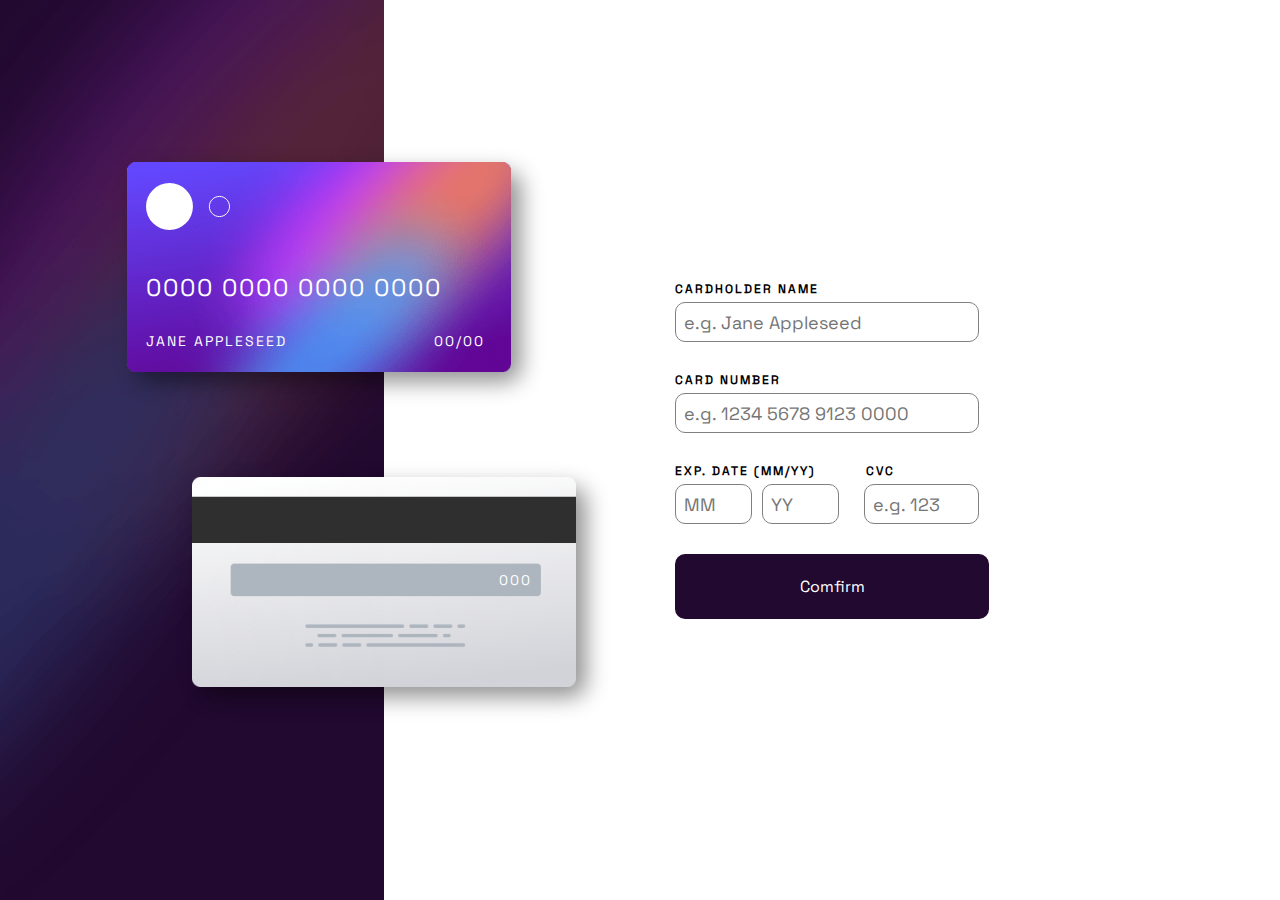
<file: index.html>
<!DOCTYPE html>
<html lang="fr">
<head>
  <meta charset="UTF-8">
  <meta name="viewport" content="width=device-width, initial-scale=1.0">
  <link href="./style.css" rel="stylesheet">

  <link rel="icon" type="image/png" sizes="32x32" href="./images/favicon-32x32.png">
  
  <title>Frontend Mentor | Interactive card details form</title>

  <!-- Feel free to remove these styles or customise in your own stylesheet 👍 -->
  <style>
    .attribution { font-size: 11px; text-align: center; }
    .attribution a { color: hsl(228, 45%, 44%); }
  </style>
</head>
<body>
  <main>
    <div class="violet_container">
      <div class="card1_container">
        <div class="card1">
          <img src="./images/bg-card-front.png" class="card_front">
          <div class="card_infos_logo"><img src="./images/card-logo.svg"> </div>
          <div class="card_infos_numb" id="num_card_output">0000 0000 0000 0000</div>
          <div class="card_infos_card_holder" id="num_card_nameholder_output">Jane Appleseed</div>
          <div class="card_infos_exp"><span id="exp_date_output">00/00</span></div>
        </div>
      </div>

      <div class="card2">
        <img src="./images/bg-card-back.png" class="card_back">
        <div class="card_infos_cvc" id="cvc_output">000</div>

      </div>
    </div>
    <div class="white_container">
      <div class="form_container" id="form">
        <form>
          <label>Cardholder name</label>
          <input type="text" placeholder="e.g. Jane Appleseed" id="num_card_nameholder_input">
          <label>Card number</label>
          <input type="text" id="num_card_input" placeholder="e.g. 1234 5678 9123 0000" maxlength="16" oninput="validateCardNumber(this)" aria-required="true" aria-invalid="true"> 
            <span id="card_number_error">Invalid card number. Please enter a valid 16-digit number.</span>
            <label>EXP. DATE (MM/YY) <span id="cvclabel">CVC</span></label>
            <div class="exp-cvc"> 
            <input type="number" placeholder="MM" id="exp_date_input" oninput="limitinput(this), blankinput(this)" maxlength="2"/>
            <span id="card_number_error">blank</span>
            <input type="number" placeholder="YY" id="exp_date_input1" oninput="blankinput(this), limitinput(this)" maxlength="2" aria-required="true" aria-invalid="true" />
            
            <input type="number" id="cvc_input" placeholder="e.g. 123" oninput="limitinput(this), blankinput1(this)" maxlength="3" aria-required="true" aria-invalid="true">
          </div>
          <span id="mmerror">This field require 2 numbers</span>
          <span id="mmerror1">This field require 3 numbers</span>
          <button class="comfirm_button">Comfirm</button>
        </form>


        
        <section class="submit_container" id="submitcontent">
            <svg width="80" height="80" fill="none" xmlns="http://www.w3.org/2000/svg"><circle cx="40" cy="40" r="40" fill="url(#a)"/><path d="M28 39.92 36.08 48l16-16" stroke="#fff" stroke-width="3"/><defs><linearGradient id="a" x1="-23.014" y1="11.507" x2="0" y2="91.507" gradientUnits="userSpaceOnUse"><stop stop-color="#6348FE"/><stop offset="1" stop-color="#610595"/></linearGradient></defs></svg>
            <h1>Thank you!</h1>
            <h3>We've added your card details</h3>
            <button>Continue</button>
        </section>
      </div>
    </div>
  </main>
</body>
<script src="script.js"></script>
</html>
</file>
<file: style.css>
@font-face {
    font-family: 'Space_Grotesk';
    src: url('./fonts/Space_Grotesk/static/SpaceGrotesk-Regular.ttf');
    font-weight: 500;
}

body, html {
    margin: 0;
    padding: 0;
    font-family: 'Space_Grotesk';
    text-transform: uppercase;
    font-weight: 500;
}

::root {
    --text-color: hsl(278, 68%, 11%)
}

main {
    display: flex;
}

.violet_container {
    background-image: url('./images/bg-main-desktop.png');
    width: 30%;
    background-size: cover;
    position: relative;
    height: 100vh;
}

.white_container {
    display: flex;
    justify-content: center;
    align-items: center;
    width: 70%;
}

.form_container {
    margin-left: auto;
    margin-right: auto;
    max-width: 900px;
    width: 35%;
}

.form_container form {
    display: flex;
    flex-direction: column;
    letter-spacing: 2px;
    font-weight: 500;
    display: flex;
}

.form_container form input {
    font-family: 'Space_Grotesk';
    font-weight: 500;
    font-size: 18px;
    margin-bottom: 30px;
    border: grey 1px solid;
    border-radius: 10px;
    padding: 7.5px;
    margin-right: 10px;
    color: black
}

.form_container form label {
    font-family: 'Space_Grotesk';
    font-weight: 600;
    font-size: 12px;
    margin-bottom: 5px;
}

.comfirm_button {
    padding: 20px;
    border-radius: 10px;
    font-family: 'Space_Grotesk';
    font-size: 16px;
    font-weight: 500;
    background-color: hsl(278, 68%, 11%);
    color: white;
    border-color: transparent;
}

#cvc_input {
    margin-left: 15px;
    width: 100%;
}

#cvclabel {
    margin-left: 45px;
}

.exp-cvc {
    display: flex;
}

#exp_date_input, #exp_date_input1 {
    width: 60px;
}

.card1, .card2 {
    position: absolute;
    font-weight: 500;
    letter-spacing: 2px;
    border-radius: 15px;
    width: 100%;
    box-shadow: 10px 10px 22px 0px rgba(0,0,0,0.43);
    -webkit-box-shadow: 10px 10px 22px 0px rgba(0,0,0,0.43);
    -moz-box-shadow: 10px 10px 22px 0px rgba(0,0,0,0.43);
    line-height: 0px;
    min-width: fit-content;
}

.card1 {
    top: 18%;
    left: 33%;
    max-width: 500px;
    color: white;
}

#card_number_error, #mmerror, #mmerror1 {
    display: none;
    color: red;
    font-size: 14px;
    margin-top: -20px;
    text-transform: none;
    letter-spacing: normal;
    margin-bottom: 20px;
}

#mmerror, #mmerror1  {
    margin-top: -20px;
    margin-bottom: 30px;
}

.card2 {
    left: 50%;
    top: 53%;
    color: var(--text-color);
    max-width: 500px;
}

.card_back, .card_front {
    width: 100%;
}

.card_infos_numb, .card_infos_logo, .card_infos_card_holder, .card_infos_exp, .card_infos_cvc {
    position: absolute;
    color: white;
}

.card_infos_card_holder, .card_infos_exp, .card_infos_cvc{
    font-size: 14px;
    font-weight: 500;
    font-size: 14px;
} 

.card_infos_numb {
    top: 60%;
    left: 5%;
    font-size: 24px;
    letter-spacing: 6px;
}

.card_infos_logo {
    top: 10%;
    left: 5%;
}

.card_infos_card_holder {
    top: 85%;
    left: 5%;
}

.card_infos_exp {
    top: 85%;
    left: 80%;
}

.card_infos_cvc {
    top: 49%;
    left: 80%;
}

.submit_container {
    display: none;
    flex-direction: column;
    justify-content: center;
    align-items: center;
    text-align: center;
    margin-top: 0%;
    letter-spacing: 5px;
}

.submit_container svg {
    margin-bottom: 20px;
}

.submit_container h1 {
    margin-bottom: 5px
}

.submit_container h3 {
    color: hsl(279, 6%, 55%);
    text-transform: none;
    font-size: 14px;
    letter-spacing: 1.5px;
    font-weight: 600;
}

.submit_container button {
    padding: 15px;
    margin-top: 30px;
    width: 100%;
    border-radius: 10px;
    border-color: transparent;
    background-color: hsl(278, 68%, 11%);
    color: white;
    font-family: 'Space_Grotesk';
    font-size: 16px;
}



@media screen and (max-width: 1058px) {
    .form_container {
        width: 45%;
    }
}

@media screen and (max-width: 1330px) {
    .card_infos_numb {
        letter-spacing: 2px;
    }
}

@media screen and (max-width: 1075px) {
    .card_infos_numb {
        letter-spacing: 0px;
    }
}

@media screen and (max-width: 928px) {
    main {
        flex-direction: column;
    }

    .violet_container {
        width: 100%;
        height: 30vh;    
    }
    
    .card1 {
        top: 55%;
        left: 2%;
        max-width: 325px;
    }

    .card2 {
        top: 21%;
        left: 18%;
        width: 90%;
        max-width: 300px;
    }

    .white_container {
        width: 100%;
        height: 60vh;
    }

    .form_container {
        width: 80%;
        margin-right: auto;
        margin-left: auto;
    }
}
</file>
